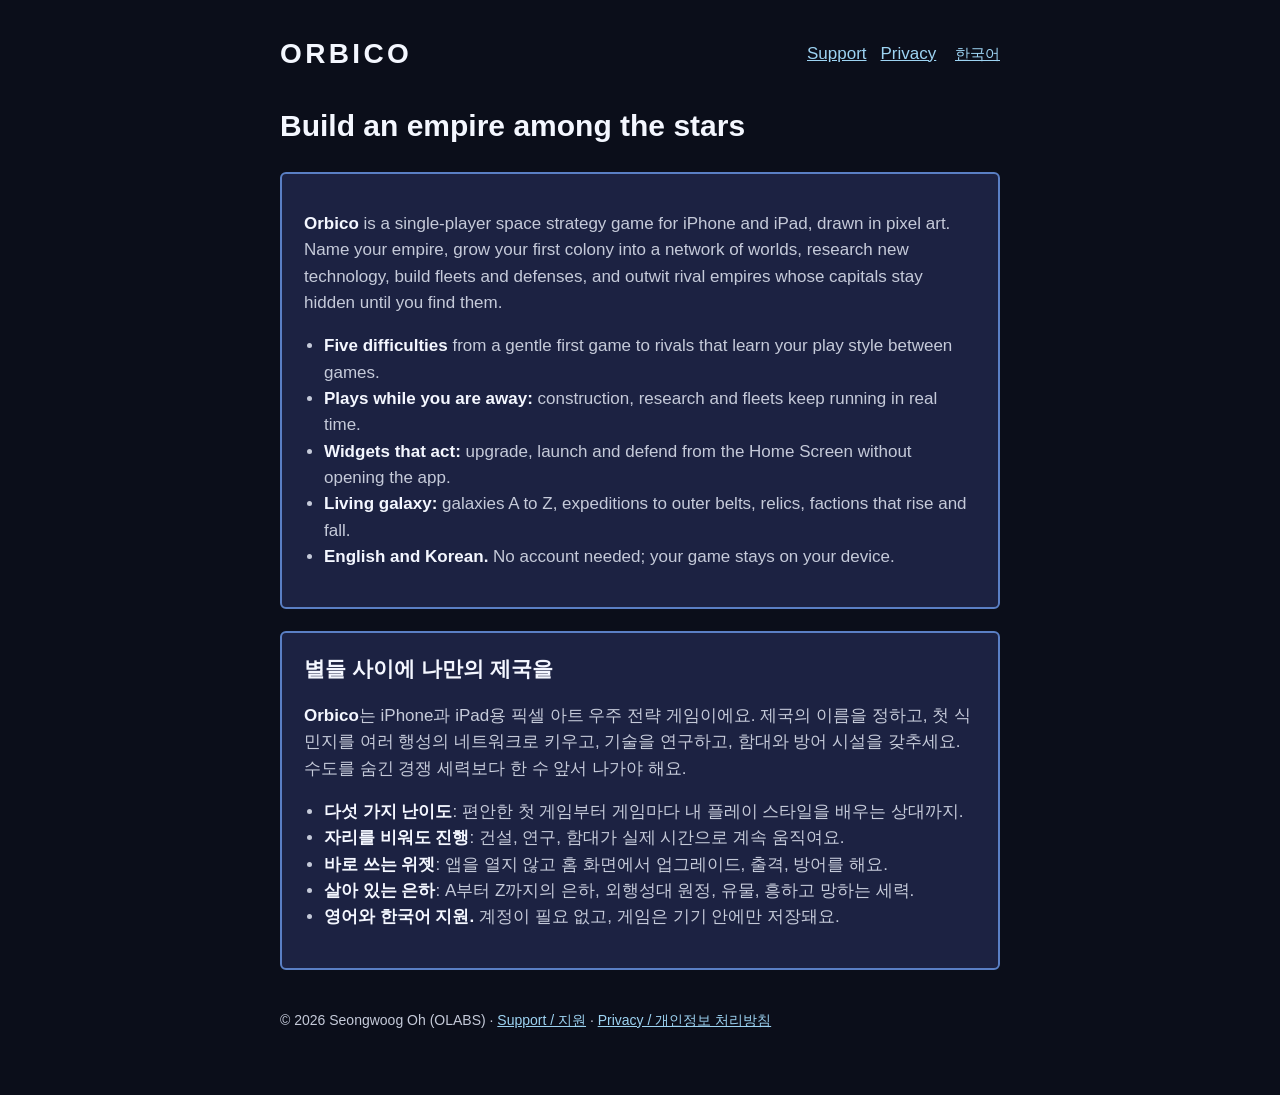
<file: index.html>
<!doctype html>
<html lang="en">
<head>
<meta charset="utf-8">
<meta name="viewport" content="width=device-width, initial-scale=1">
<title>Orbico · pixel space strategy</title>
<meta name="description" content="Orbico: a single-player pixel-art space strategy game for iPhone and iPad.">
<link rel="stylesheet" href="style.css">
</head>
<body>
<main>
<header>
  <div class="brand">ORBICO</div>
  <nav><a href="support.html">Support</a><a href="privacy.html">Privacy</a> <span class="lang"><a href="#ko">한국어</a></span></nav>
</header>

<h1>Build an empire among the stars</h1>
<section>
  <p><strong>Orbico</strong> is a single-player space strategy game for iPhone and iPad, drawn in pixel art. Name your
  empire, grow your first colony into a network of worlds, research new technology, build fleets and defenses, and
  outwit rival empires whose capitals stay hidden until you find them.</p>
  <ul>
    <li><strong>Five difficulties</strong> from a gentle first game to rivals that learn your play style between games.</li>
    <li><strong>Plays while you are away:</strong> construction, research and fleets keep running in real time.</li>
    <li><strong>Widgets that act:</strong> upgrade, launch and defend from the Home Screen without opening the app.</li>
    <li><strong>Living galaxy:</strong> galaxies A to Z, expeditions to outer belts, relics, factions that rise and fall.</li>
    <li><strong>English and Korean.</strong> No account needed; your game stays on your device.</li>
  </ul>
</section>

<section id="ko" lang="ko">
  <h2>별들 사이에 나만의 제국을</h2>
  <p><strong>Orbico</strong>는 iPhone과 iPad용 픽셀 아트 우주 전략 게임이에요. 제국의 이름을 정하고, 첫 식민지를 여러 행성의
  네트워크로 키우고, 기술을 연구하고, 함대와 방어 시설을 갖추세요. 수도를 숨긴 경쟁 세력보다 한 수 앞서 나가야 해요.</p>
  <ul>
    <li><strong>다섯 가지 난이도</strong>: 편안한 첫 게임부터 게임마다 내 플레이 스타일을 배우는 상대까지.</li>
    <li><strong>자리를 비워도 진행</strong>: 건설, 연구, 함대가 실제 시간으로 계속 움직여요.</li>
    <li><strong>바로 쓰는 위젯</strong>: 앱을 열지 않고 홈 화면에서 업그레이드, 출격, 방어를 해요.</li>
    <li><strong>살아 있는 은하</strong>: A부터 Z까지의 은하, 외행성대 원정, 유물, 흥하고 망하는 세력.</li>
    <li><strong>영어와 한국어 지원.</strong> 계정이 필요 없고, 게임은 기기 안에만 저장돼요.</li>
  </ul>
</section>

<footer>© 2026 Seongwoog Oh (OLABS) · <a href="support.html">Support / 지원</a> · <a href="privacy.html">Privacy / 개인정보 처리방침</a></footer>
</main>
</body>
</html>
</file>
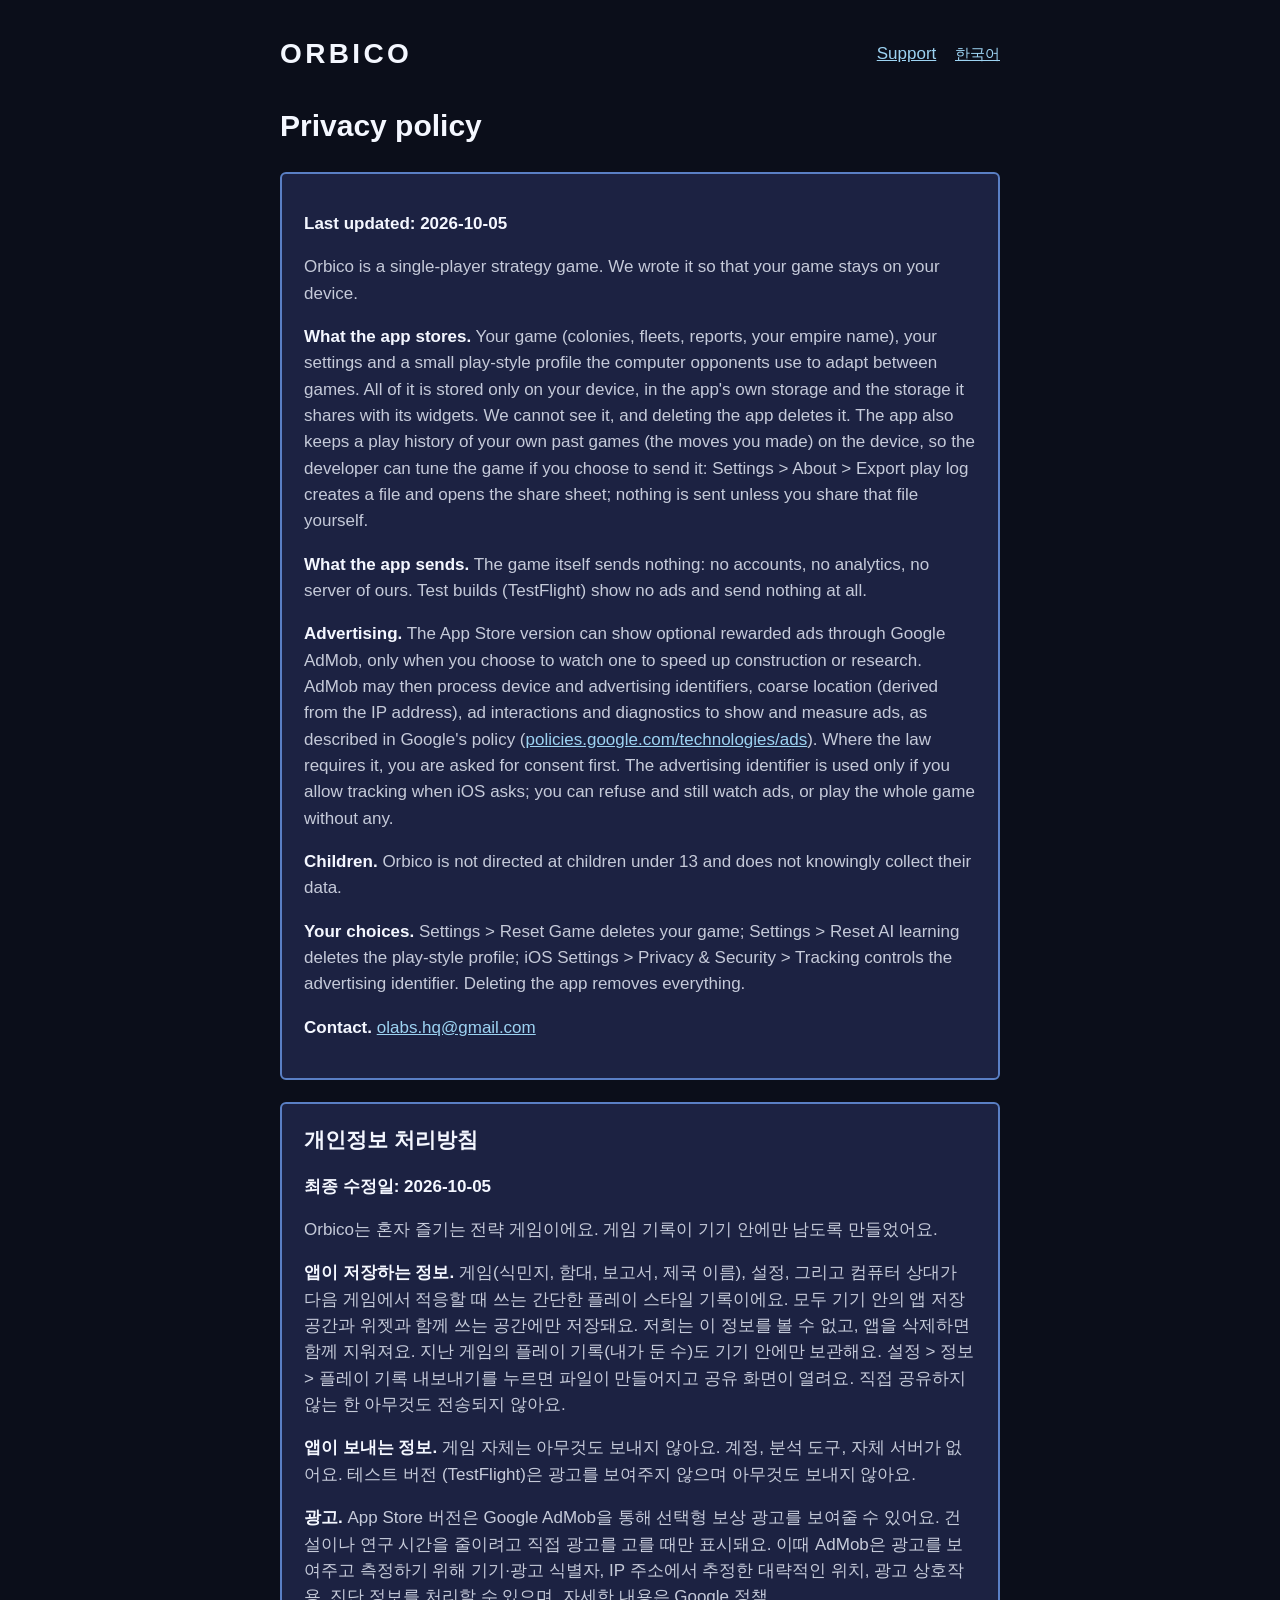
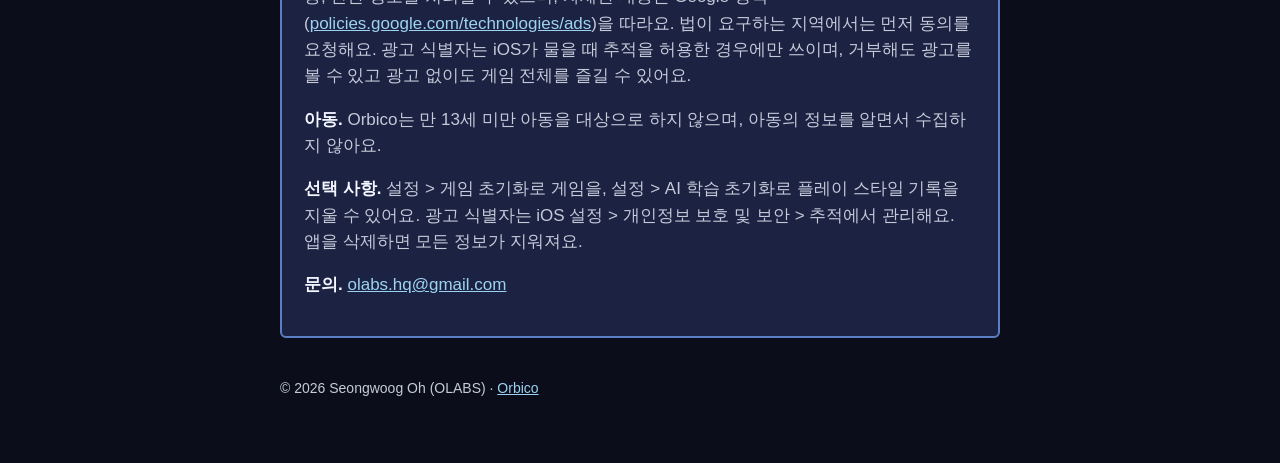
<file: privacy.html>
<!doctype html>
<html lang="en">
<head>
<meta charset="utf-8">
<meta name="viewport" content="width=device-width, initial-scale=1">
<title>Orbico · Privacy policy</title>
<link rel="stylesheet" href="style.css">
</head>
<body>
<main>
<header>
  <div class="brand"><a href="index.html" style="color:inherit;text-decoration:none">ORBICO</a></div>
  <nav><a href="support.html">Support</a> <span class="lang"><a href="#ko">한국어</a></span></nav>
</header>

<h1>Privacy policy</h1>
<section>
  <p><strong>Last updated: 2026-10-05</strong></p>
  <p>Orbico is a single-player strategy game. We wrote it so that your game stays on your device.</p>
  <p><strong>What the app stores.</strong> Your game (colonies, fleets, reports, your empire name), your settings and a small
  play-style profile the computer opponents use to adapt between games. All of it is stored only on your device, in the
  app's own storage and the storage it shares with its widgets. We cannot see it, and deleting the app deletes it. The app also keeps a play history of your own past games (the moves you made) on the device, so the developer can tune the game if you choose to send it: Settings > About > Export play log creates a file and opens the share sheet; nothing is sent unless you share that file yourself.</p>
  <p><strong>What the app sends.</strong> The game itself sends nothing: no accounts, no analytics, no server of ours.
  Test builds (TestFlight) show no ads and send nothing at all.</p>
  <p><strong>Advertising.</strong> The App Store version can show optional rewarded ads through Google AdMob, only when you
  choose to watch one to speed up construction or research. AdMob may then process device and advertising identifiers,
  coarse location (derived from the IP address), ad interactions and diagnostics to show and measure ads, as described in
  Google's policy (<a href="https://policies.google.com/technologies/ads">policies.google.com/technologies/ads</a>).
  Where the law requires it, you are asked for consent first. The advertising identifier is used only if you allow
  tracking when iOS asks; you can refuse and still watch ads, or play the whole game without any.</p>
  <p><strong>Children.</strong> Orbico is not directed at children under 13 and does not knowingly collect their data.</p>
  <p><strong>Your choices.</strong> Settings &gt; Reset Game deletes your game; Settings &gt; Reset AI learning deletes the
  play-style profile; iOS Settings &gt; Privacy &amp; Security &gt; Tracking controls the advertising identifier. Deleting the
  app removes everything.</p>
  <p><strong>Contact.</strong> <a href="mailto:olabs.hq@gmail.com">olabs.hq@gmail.com</a></p>
</section>

<section id="ko" lang="ko">
  <h2>개인정보 처리방침</h2>
  <p><strong>최종 수정일: 2026-10-05</strong></p>
  <p>Orbico는 혼자 즐기는 전략 게임이에요. 게임 기록이 기기 안에만 남도록 만들었어요.</p>
  <p><strong>앱이 저장하는 정보.</strong> 게임(식민지, 함대, 보고서, 제국 이름), 설정, 그리고 컴퓨터 상대가 다음 게임에서 적응할
  때 쓰는 간단한 플레이 스타일 기록이에요. 모두 기기 안의 앱 저장 공간과 위젯과 함께 쓰는 공간에만 저장돼요. 저희는 이 정보를
  볼 수 없고, 앱을 삭제하면 함께 지워져요. 지난 게임의 플레이 기록(내가 둔 수)도 기기 안에만 보관해요. 설정 > 정보 > 플레이 기록 내보내기를 누르면 파일이 만들어지고 공유 화면이 열려요. 직접 공유하지 않는 한 아무것도 전송되지 않아요.</p>
  <p><strong>앱이 보내는 정보.</strong> 게임 자체는 아무것도 보내지 않아요. 계정, 분석 도구, 자체 서버가 없어요. 테스트 버전
  (TestFlight)은 광고를 보여주지 않으며 아무것도 보내지 않아요.</p>
  <p><strong>광고.</strong> App Store 버전은 Google AdMob을 통해 선택형 보상 광고를 보여줄 수 있어요. 건설이나 연구 시간을 줄이려고
  직접 광고를 고를 때만 표시돼요. 이때 AdMob은 광고를 보여주고 측정하기 위해 기기·광고 식별자, IP 주소에서 추정한 대략적인
  위치, 광고 상호작용, 진단 정보를 처리할 수 있으며, 자세한 내용은 Google 정책
  (<a href="https://policies.google.com/technologies/ads">policies.google.com/technologies/ads</a>)을 따라요. 법이 요구하는 지역에서는
  먼저 동의를 요청해요. 광고 식별자는 iOS가 물을 때 추적을 허용한 경우에만 쓰이며, 거부해도 광고를 볼 수 있고 광고 없이도
  게임 전체를 즐길 수 있어요.</p>
  <p><strong>아동.</strong> Orbico는 만 13세 미만 아동을 대상으로 하지 않으며, 아동의 정보를 알면서 수집하지 않아요.</p>
  <p><strong>선택 사항.</strong> 설정 &gt; 게임 초기화로 게임을, 설정 &gt; AI 학습 초기화로 플레이 스타일 기록을 지울 수 있어요.
  광고 식별자는 iOS 설정 &gt; 개인정보 보호 및 보안 &gt; 추적에서 관리해요. 앱을 삭제하면 모든 정보가 지워져요.</p>
  <p><strong>문의.</strong> <a href="mailto:olabs.hq@gmail.com">olabs.hq@gmail.com</a></p>
</section>
<footer>© 2026 Seongwoog Oh (OLABS) · <a href="index.html">Orbico</a></footer>
</main>
</body>
</html>
</file>
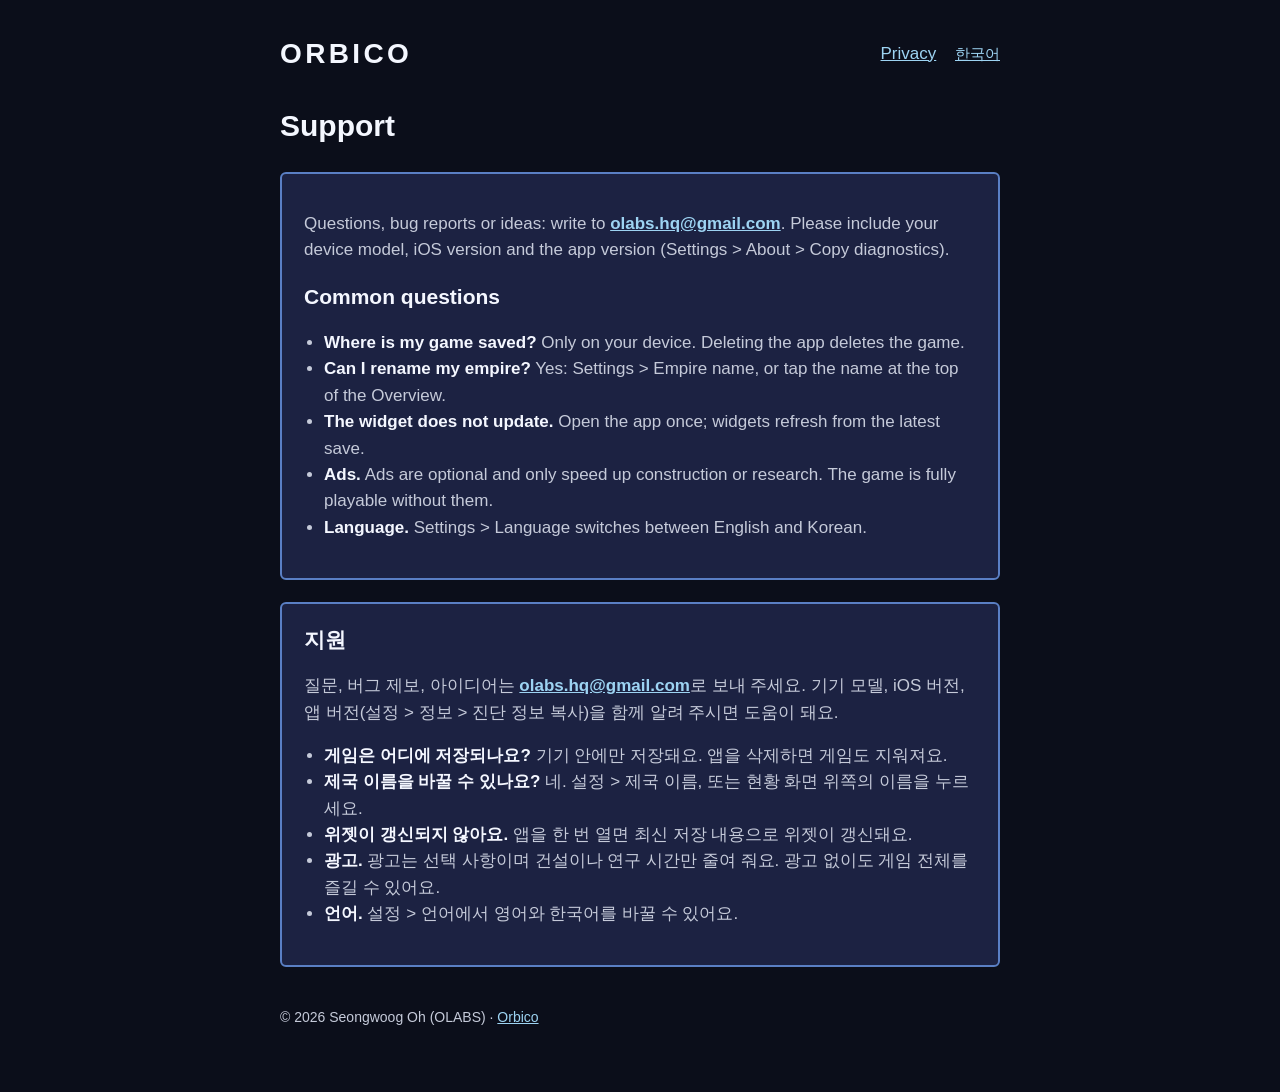
<file: support.html>
<!doctype html>
<html lang="en">
<head>
<meta charset="utf-8">
<meta name="viewport" content="width=device-width, initial-scale=1">
<title>Orbico · Support</title>
<link rel="stylesheet" href="style.css">
</head>
<body>
<main>
<header>
  <div class="brand"><a href="index.html" style="color:inherit;text-decoration:none">ORBICO</a></div>
  <nav><a href="privacy.html">Privacy</a> <span class="lang"><a href="#ko">한국어</a></span></nav>
</header>

<h1>Support</h1>
<section>
  <p>Questions, bug reports or ideas: write to <strong><a href="mailto:olabs.hq@gmail.com">olabs.hq@gmail.com</a></strong>.
  Please include your device model, iOS version and the app version (Settings &gt; About &gt; Copy diagnostics).</p>
  <h2>Common questions</h2>
  <ul>
    <li><strong>Where is my game saved?</strong> Only on your device. Deleting the app deletes the game.</li>
    <li><strong>Can I rename my empire?</strong> Yes: Settings &gt; Empire name, or tap the name at the top of the Overview.</li>
    <li><strong>The widget does not update.</strong> Open the app once; widgets refresh from the latest save.</li>
    <li><strong>Ads.</strong> Ads are optional and only speed up construction or research. The game is fully playable without them.</li>
    <li><strong>Language.</strong> Settings &gt; Language switches between English and Korean.</li>
  </ul>
</section>

<section id="ko" lang="ko">
  <h2>지원</h2>
  <p>질문, 버그 제보, 아이디어는 <strong><a href="mailto:olabs.hq@gmail.com">olabs.hq@gmail.com</a></strong>로 보내 주세요. 기기 모델,
  iOS 버전, 앱 버전(설정 &gt; 정보 &gt; 진단 정보 복사)을 함께 알려 주시면 도움이 돼요.</p>
  <ul>
    <li><strong>게임은 어디에 저장되나요?</strong> 기기 안에만 저장돼요. 앱을 삭제하면 게임도 지워져요.</li>
    <li><strong>제국 이름을 바꿀 수 있나요?</strong> 네. 설정 &gt; 제국 이름, 또는 현황 화면 위쪽의 이름을 누르세요.</li>
    <li><strong>위젯이 갱신되지 않아요.</strong> 앱을 한 번 열면 최신 저장 내용으로 위젯이 갱신돼요.</li>
    <li><strong>광고.</strong> 광고는 선택 사항이며 건설이나 연구 시간만 줄여 줘요. 광고 없이도 게임 전체를 즐길 수 있어요.</li>
    <li><strong>언어.</strong> 설정 &gt; 언어에서 영어와 한국어를 바꿀 수 있어요.</li>
  </ul>
</section>
<footer>© 2026 Seongwoog Oh (OLABS) · <a href="index.html">Orbico</a></footer>
</main>
</body>
</html>
</file>
<file: style.css>
:root { --bg: #0B0E1A; --panel: #1C2242; --edge: #5A7FC4; --text: #F4F7FF; --muted: #C5CAD9; --accent: #9DD3F2; }
* { box-sizing: border-box; }
body { margin: 0; background: var(--bg); color: var(--text); font: 17px/1.55 -apple-system, BlinkMacSystemFont, "Apple SD Gothic Neo", "Segoe UI", sans-serif; }
main { max-width: 760px; margin: 0 auto; padding: 32px 20px 64px; }
header { display: flex; align-items: center; justify-content: space-between; gap: 12px; flex-wrap: wrap; }
.brand { font-weight: 800; letter-spacing: 0.12em; font-size: 28px; }
nav a, footer a, a { color: var(--accent); }
nav a { margin-left: 14px; }
.lang { font-size: 15px; color: var(--muted); }
section { background: var(--panel); border: 2px solid var(--edge); border-radius: 6px; padding: 20px 22px; margin: 22px 0; }
h1 { font-size: 30px; margin: 28px 0 8px; }
h2 { font-size: 21px; margin: 0 0 10px; }
p, li { color: var(--muted); }
strong { color: var(--text); }
ul { padding-left: 20px; }
footer { margin-top: 40px; font-size: 14px; color: var(--muted); }
</file>
